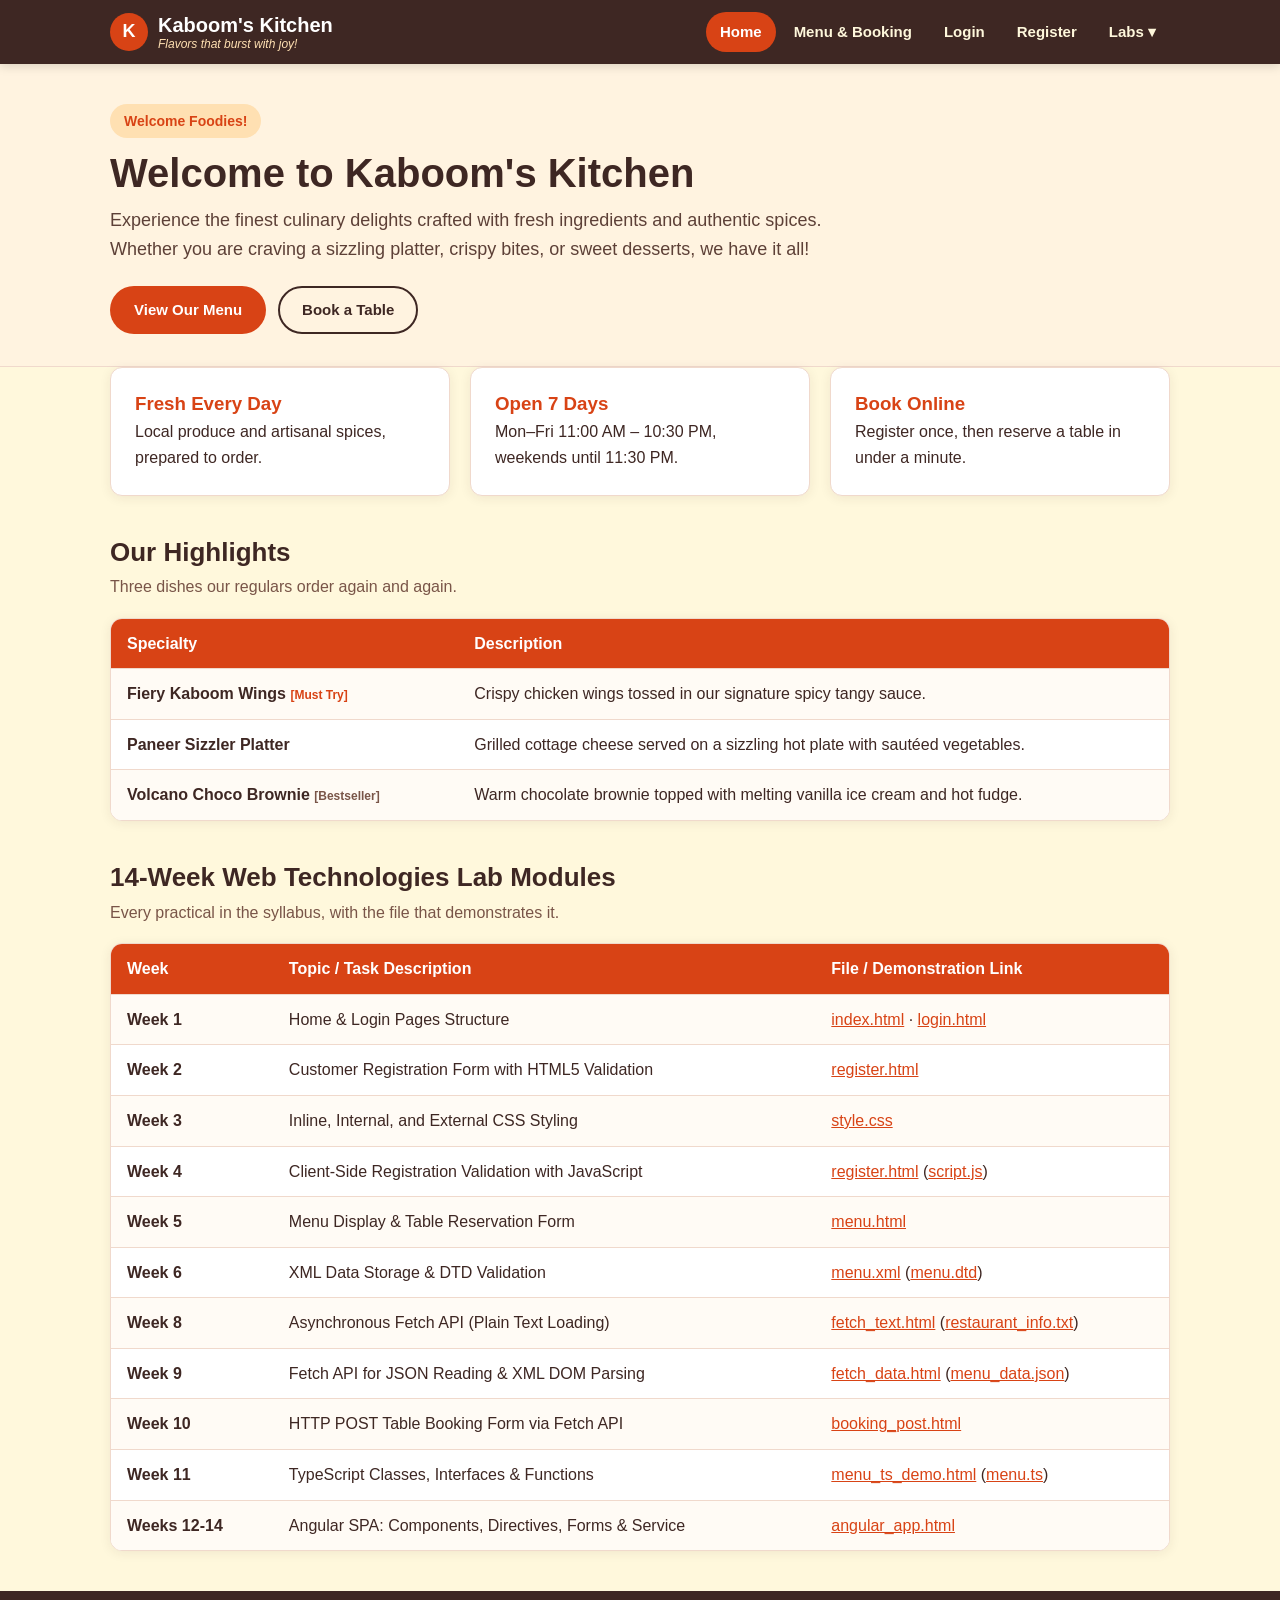
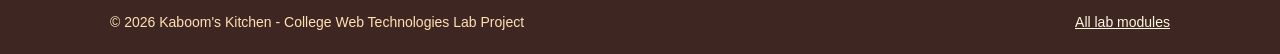
<file: index.html>
<!DOCTYPE html>
<html lang="en">
<head>
    <meta charset="UTF-8">
    <meta name="viewport" content="width=device-width, initial-scale=1.0">
    <title>Kaboom's Kitchen - Home</title>

    <!-- 1. External CSS: Linked from style.css -->
    <link rel="stylesheet" href="style.css">

    <!-- 2. Internal CSS: Page-specific styling -->
    <style>
        /* Internal CSS demonstration */
        .promo-badge {
            background-color: #FFE0B2;
            color: #D84315;
            padding: 6px 14px;
            border-radius: 20px;
            font-size: 14px;
            font-weight: bold;
            display: inline-block;
        }

        .hero-actions {
            display: flex;
            flex-wrap: wrap;
            gap: 12px;
            margin-top: 22px;
        }

        .feature h3 {
            margin: 0 0 4px;
            color: #D84315;
        }

        .feature p {
            margin: 0;
        }
    </style>
</head>
<body>
    <!-- Site Header: brand + navigation (same on every page) -->
    <header class="site-header">
        <div class="container">
            <a href="index.html" class="brand">
                <span class="brand-mark">K</span>
                <span>Kaboom's Kitchen<small>Flavors that burst with joy!</small></span>
            </a>
            <nav aria-label="Main navigation">
                <ul>
                    <li><a href="index.html" class="active-link">Home</a></li>
                    <li><a href="menu.html">Menu &amp; Booking</a></li>
                    <li><a href="login.html">Login</a></li>
                    <li><a href="register.html">Register</a></li>
                    <li>
                        <!-- Labs dropdown: <details> opens and closes without JavaScript -->
                        <details class="nav-labs">
                            <summary>Labs</summary>
                            <ul>
                                <li><a href="menu.xml"><span>W6</span>Menu XML + DTD</a></li>
                                <li><a href="fetch_text.html"><span>W8</span>Fetch Text</a></li>
                                <li><a href="fetch_data.html"><span>W9</span>Fetch JSON &amp; XML</a></li>
                                <li><a href="booking_post.html"><span>W10</span>POST Booking</a></li>
                                <li><a href="menu_ts_demo.html"><span>W11</span>TypeScript Demo</a></li>
                                <li><a href="angular_app.html"><span>W12–14</span>Angular SPA</a></li>
                            </ul>
                        </details>
                    </li>
                </ul>
            </nav>
        </div>
    </header>

    <!-- Hero Section: welcome message and call-to-action buttons -->
    <section class="page-hero">
        <div class="container">
            <div class="promo-badge">Welcome Foodies!</div>
            <h1>Welcome to Kaboom's Kitchen</h1>
            <p class="lead">Experience the finest culinary delights crafted with fresh ingredients and authentic spices. Whether you are craving a sizzling platter, crispy bites, or sweet desserts, we have it all!</p>
            <div class="hero-actions">
                <a href="menu.html" class="btn-submit">View Our Menu</a>
                <a href="menu.html#bookingSection" class="btn-reset">Book a Table</a>
            </div>
        </div>
    </section>

    <!-- Main Content Section -->
    <main class="container">

        <!-- Why visit: three feature cards -->
        <section class="section grid">
            <div class="card feature">
                <h3>Fresh Every Day</h3>
                <p>Local produce and artisanal spices, prepared to order.</p>
            </div>
            <div class="card feature">
                <h3>Open 7 Days</h3>
                <p>Mon–Fri 11:00 AM – 10:30 PM, weekends until 11:30 PM.</p>
            </div>
            <div class="card feature">
                <h3>Book Online</h3>
                <p>Register once, then reserve a table in under a minute.</p>
            </div>
        </section>

        <!-- Restaurant Highlights (External CSS applied via class .content-box) -->
        <section class="section">
            <h2>Our Highlights</h2>
            <p class="section-intro">Three dishes our regulars order again and again.</p>
            <div class="table-wrap">
                <table class="content-box">
                    <tr>
                        <th>Specialty</th>
                        <th>Description</th>
                    </tr>
                    <tr>
                        <!-- 3. Inline CSS demonstration: Highlighting chef special -->
                        <td><b>Fiery Kaboom Wings</b> <span style="color: #D84315; font-size: 12px; font-weight: bold;">[Must Try]</span></td>
                        <td>Crispy chicken wings tossed in our signature spicy tangy sauce.</td>
                    </tr>
                    <tr>
                        <td><b>Paneer Sizzler Platter</b></td>
                        <td>Grilled cottage cheese served on a sizzling hot plate with sautéed vegetables.</td>
                    </tr>
                    <tr>
                        <td><b>Volcano Choco Brownie</b> <span style="color: #795548; font-size: 12px; font-weight: bold;">[Bestseller]</span></td>
                        <td>Warm chocolate brownie topped with melting vanilla ice cream and hot fudge.</td>
                    </tr>
                </table>
            </div>
        </section>

        <!-- 14-Week Lab Syllabus Practical Modules Table -->
        <section class="section" id="labs">
            <h2>14-Week Web Technologies Lab Modules</h2>
            <p class="section-intro">Every practical in the syllabus, with the file that demonstrates it.</p>
            <div class="table-wrap">
                <table class="content-box" id="labsTable">
                    <tr>
                        <th>Week</th>
                        <th>Topic / Task Description</th>
                        <th>File / Demonstration Link</th>
                    </tr>
                    <tr>
                        <td><b>Week 1</b></td>
                        <td>Home &amp; Login Pages Structure</td>
                        <td><a href="index.html">index.html</a> · <a href="login.html">login.html</a></td>
                    </tr>
                    <tr>
                        <td><b>Week 2</b></td>
                        <td>Customer Registration Form with HTML5 Validation</td>
                        <td><a href="register.html">register.html</a></td>
                    </tr>
                    <tr>
                        <td><b>Week 3</b></td>
                        <td>Inline, Internal, and External CSS Styling</td>
                        <td><a href="style.css">style.css</a></td>
                    </tr>
                    <tr>
                        <td><b>Week 4</b></td>
                        <td>Client-Side Registration Validation with JavaScript</td>
                        <td><a href="register.html">register.html</a> (<a href="script.js">script.js</a>)</td>
                    </tr>
                    <tr>
                        <td><b>Week 5</b></td>
                        <td>Menu Display &amp; Table Reservation Form</td>
                        <td><a href="menu.html">menu.html</a></td>
                    </tr>
                    <tr>
                        <td><b>Week 6</b></td>
                        <td>XML Data Storage &amp; DTD Validation</td>
                        <td><a href="menu.xml">menu.xml</a> (<a href="menu.dtd">menu.dtd</a>)</td>
                    </tr>
                    <tr>
                        <td><b>Week 8</b></td>
                        <td>Asynchronous Fetch API (Plain Text Loading)</td>
                        <td><a href="fetch_text.html">fetch_text.html</a> (<a href="restaurant_info.txt">restaurant_info.txt</a>)</td>
                    </tr>
                    <tr>
                        <td><b>Week 9</b></td>
                        <td>Fetch API for JSON Reading &amp; XML DOM Parsing</td>
                        <td><a href="fetch_data.html">fetch_data.html</a> (<a href="menu_data.json">menu_data.json</a>)</td>
                    </tr>
                    <tr>
                        <td><b>Week 10</b></td>
                        <td>HTTP POST Table Booking Form via Fetch API</td>
                        <td><a href="booking_post.html">booking_post.html</a></td>
                    </tr>
                    <tr>
                        <td><b>Week 11</b></td>
                        <td>TypeScript Classes, Interfaces &amp; Functions</td>
                        <td><a href="menu_ts_demo.html">menu_ts_demo.html</a> (<a href="menu.ts">menu.ts</a>)</td>
                    </tr>
                    <tr>
                        <td><b>Weeks 12-14</b></td>
                        <td>Angular SPA: Components, Directives, Forms &amp; Service</td>
                        <td><a href="angular_app.html">angular_app.html</a></td>
                    </tr>
                </table>
            </div>
        </section>
    </main>

    <!-- Footer Section -->
    <footer class="site-footer">
        <div class="container">
            <p>&copy; 2026 Kaboom's Kitchen - College Web Technologies Lab Project</p>
            <p><a href="index.html#labs">All lab modules</a></p>
        </div>
    </footer>
</body>
</html>
</file>
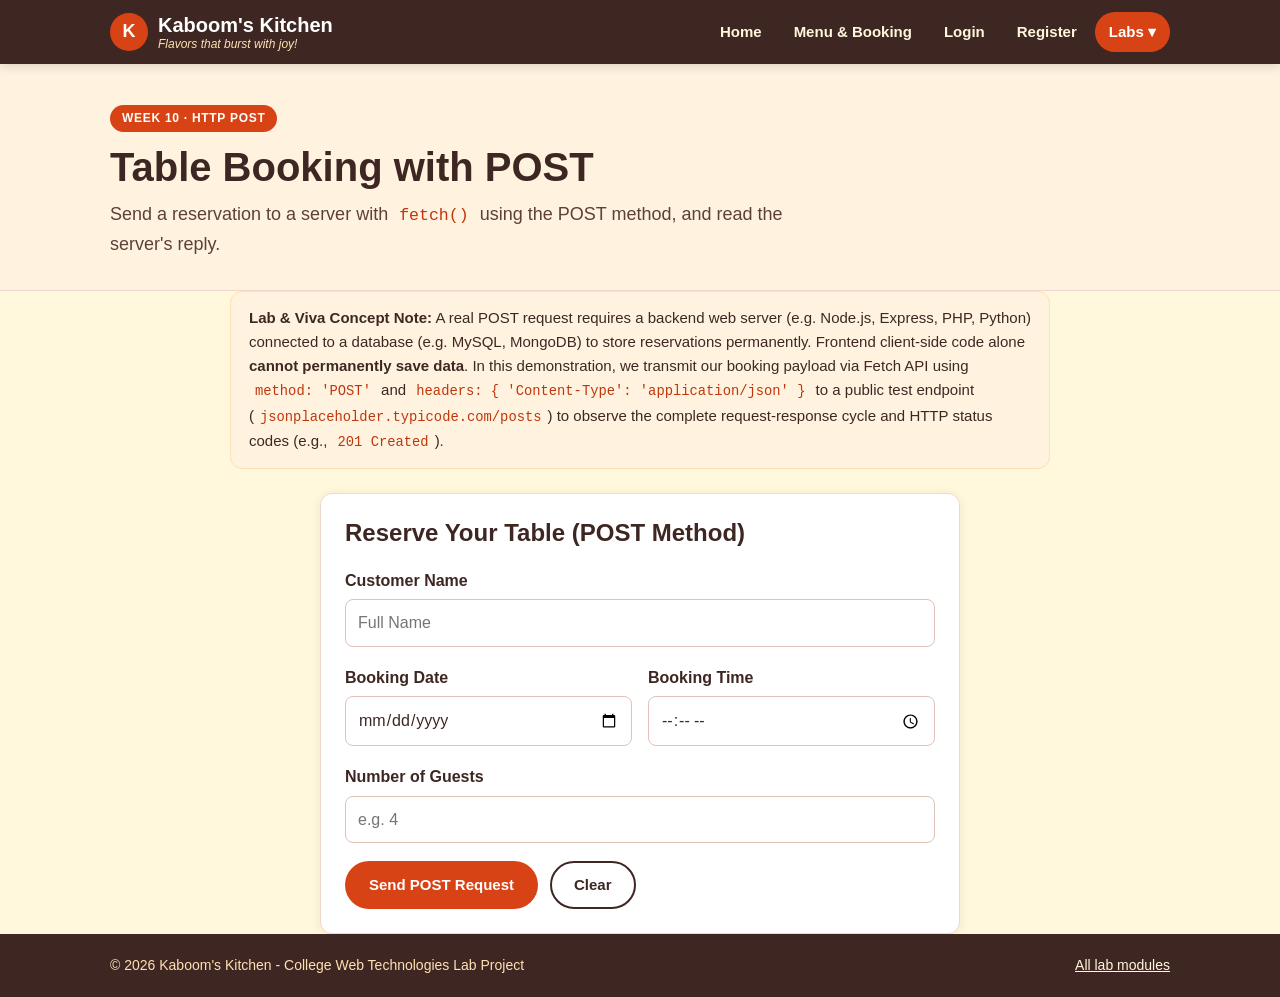
<file: booking_post.html>
<!DOCTYPE html>
<html lang="en">
<head>
    <meta charset="UTF-8">
    <meta name="viewport" content="width=device-width, initial-scale=1.0">
    <title>Kaboom's Kitchen - Week 10 POST Request Demo</title>
    <link rel="stylesheet" href="style.css">
    <style>
        .post-card {
            max-width: 640px;
            margin: 0 auto;
        }
        .info-callout {
            max-width: 820px;
            margin: 0 auto 24px;
        }
        .status-box {
            margin-top: 20px;
            padding: 14px 16px;
            border-radius: 10px;
            display: none;
            font-family: Consolas, "Courier New", monospace;
            font-size: 14px;
        }
        .status-success {
            background-color: #E8F5E9;
            border: 1px solid #4CAF50;
            color: #2E7D32;
        }
    </style>
</head>
<body>
    <!-- Site Header: brand + navigation (same on every page) -->
    <header class="site-header">
        <div class="container">
            <a href="index.html" class="brand">
                <span class="brand-mark">K</span>
                <span>Kaboom's Kitchen<small>Flavors that burst with joy!</small></span>
            </a>
            <nav aria-label="Main navigation">
                <ul>
                    <li><a href="index.html">Home</a></li>
                    <li><a href="menu.html">Menu &amp; Booking</a></li>
                    <li><a href="login.html">Login</a></li>
                    <li><a href="register.html">Register</a></li>
                    <li>
                        <!-- Labs dropdown: <details> opens and closes without JavaScript -->
                        <details class="nav-labs">
                            <summary class="active-link">Labs</summary>
                            <ul>
                                <li><a href="menu.xml"><span>W6</span>Menu XML + DTD</a></li>
                                <li><a href="fetch_text.html"><span>W8</span>Fetch Text</a></li>
                                <li><a href="fetch_data.html"><span>W9</span>Fetch JSON &amp; XML</a></li>
                                <li><a href="booking_post.html" class="active-link"><span>W10</span>POST Booking</a></li>
                                <li><a href="menu_ts_demo.html"><span>W11</span>TypeScript Demo</a></li>
                                <li><a href="angular_app.html"><span>W12–14</span>Angular SPA</a></li>
                            </ul>
                        </details>
                    </li>
                </ul>
            </nav>
        </div>
    </header>

    <section class="page-hero">
        <div class="container">
            <span class="badge">Week 10 · HTTP POST</span>
            <h1>Table Booking with POST</h1>
            <p class="lead">Send a reservation to a server with <code>fetch()</code> using the POST method, and read the server's reply.</p>
        </div>
    </section>

    <main class="container">
        <!-- Academic / Exam Explanation -->
        <div class="callout info-callout">
            <b>Lab &amp; Viva Concept Note:</b>
            A real POST request requires a backend web server (e.g. Node.js, Express, PHP, Python) connected to a database (e.g. MySQL, MongoDB) to store reservations permanently.
            Frontend client-side code alone <b>cannot permanently save data</b>. In this demonstration, we transmit our booking payload via Fetch API using <code>method: 'POST'</code> and <code>headers: { 'Content-Type': 'application/json' }</code> to a public test endpoint (<code>jsonplaceholder.typicode.com/posts</code>) to observe the complete request-response cycle and HTTP status codes (e.g., <code>201 Created</code>).
        </div>

        <!-- Booking Form -->
        <div class="card post-card">
            <h2>Reserve Your Table (POST Method)</h2>
            <form id="postBookingForm" onsubmit="submitBookingViaPost(event)">
                <!-- Customer Name -->
                <div class="field">
                    <label for="postCustName">Customer Name</label>
                    <input type="text" id="postCustName" name="custName" placeholder="Full Name" required>
                </div>

                <!-- Booking Date + Time -->
                <div class="field-row">
                    <div class="field">
                        <label for="postBookDate">Booking Date</label>
                        <input type="date" id="postBookDate" name="bookDate" required>
                    </div>
                    <div class="field">
                        <label for="postBookTime">Booking Time</label>
                        <input type="time" id="postBookTime" name="bookTime" required>
                    </div>
                </div>

                <!-- Number of Guests -->
                <div class="field">
                    <label for="postGuestCount">Number of Guests</label>
                    <input type="number" id="postGuestCount" name="guestCount" min="1" max="20" placeholder="e.g. 4" required>
                </div>

                <!-- Submit / Reset -->
                <div class="form-actions">
                    <input type="submit" value="Send POST Request" class="btn-submit">
                    <input type="reset" value="Clear" class="btn-reset">
                </div>
            </form>

            <!-- Status Output Box -->
            <div id="postStatusBox" class="status-box"></div>
        </div>
    </main>

    <!-- Footer Section -->
    <footer class="site-footer">
        <div class="container">
            <p>&copy; 2026 Kaboom's Kitchen - College Web Technologies Lab Project</p>
            <p><a href="index.html#labs">All lab modules</a></p>
        </div>
    </footer>

    <script>
        // WEEK 10: Sending Table Booking data via Fetch POST
        function submitBookingViaPost(e) {
            e.preventDefault();

            var statusBox = document.getElementById("postStatusBox");
            statusBox.style.display = "block";
            statusBox.className = "status-box";
            statusBox.innerText = "Dispatching HTTP POST request to test endpoint...";

            // 1. Gather form input into a structured JavaScript object
            var bookingData = {
                customerName: document.getElementById("postCustName").value.trim(),
                bookingDate: document.getElementById("postBookDate").value,
                bookingTime: document.getElementById("postBookTime").value,
                numberOfGuests: parseInt(document.getElementById("postGuestCount").value, 10),
                restaurant: "Kaboom's Kitchen"
            };

            // 2. Transmit via Fetch API using POST method
            fetch("https://jsonplaceholder.typicode.com/posts", {
                method: "POST",
                headers: {
                    "Content-Type": "application/json; charset=UTF-8"
                },
                body: JSON.stringify(bookingData) // Convert object to JSON string
            })
            .then(function(response) {
                // Check response status
                if (!response.ok) {
                    throw new Error("Server responded with HTTP " + response.status);
                }
                return response.json();
            })
            .then(function(data) {
                // 3. Display response confirmation
                statusBox.className = "status-box status-success";
                statusBox.innerHTML = "<b>HTTP POST Response Received Successfully!</b><br><br>" +
                    "&bull; HTTP Status Code: <b>201 Created</b><br>" +
                    "&bull; Generated Reservation ID: <b>#" + data.id + "</b><br>" +
                    "&bull; Customer: <b>" + data.customerName + "</b><br>" +
                    "&bull; Date & Time: <b>" + data.bookingDate + " at " + data.bookingTime + "</b><br>" +
                    "&bull; Guests: <b>" + data.numberOfGuests + "</b><br><br>" +
                    "<i>(Note: Test server accepted the payload and simulated saving the record.)</i>";
            })
            .catch(function(error) {
                // Fallback for offline environments
                statusBox.className = "status-box";
                statusBox.style.backgroundColor = "#FFF9C4";
                statusBox.style.border = "1px solid #FBC02D";
                statusBox.innerHTML = "<b>Network note:</b> Unable to reach remote mock server (" + error.message + ").<br>" +
                    "However, local POST payload was verified correctly:<br><pre>" + JSON.stringify(bookingData, null, 2) + "</pre>";
            });
        }
    </script>
</body>
</html>
</file>
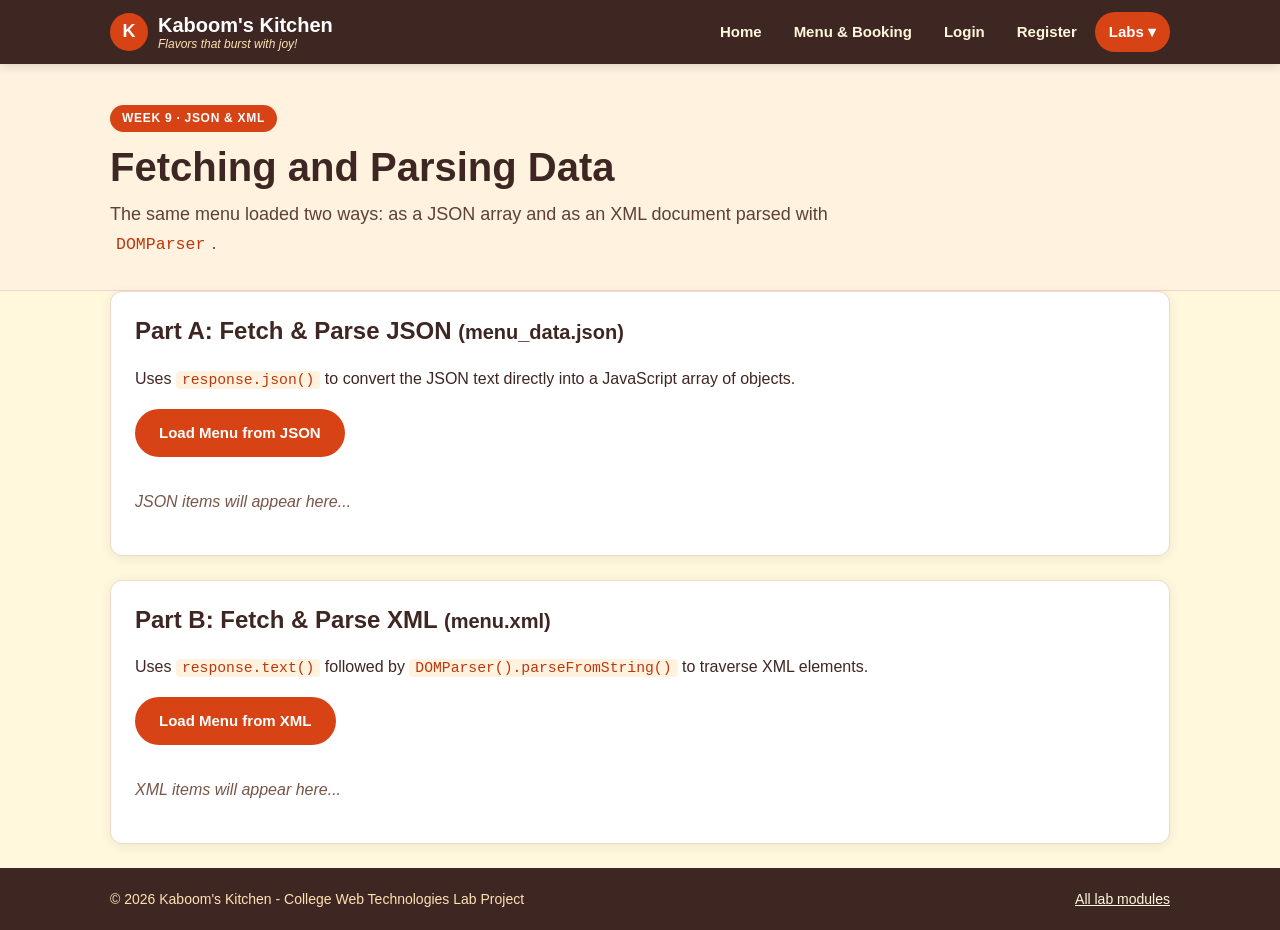
<file: fetch_data.html>
<!DOCTYPE html>
<html lang="en">
<head>
    <meta charset="UTF-8">
    <meta name="viewport" content="width=device-width, initial-scale=1.0">
    <title>Kaboom's Kitchen - Week 9 JSON & XML Fetch</title>
    <link rel="stylesheet" href="style.css">
    <style>
        #jsonContainer,
        #xmlContainer {
            margin-top: 16px;
            overflow-x: auto;
        }
        .placeholder {
            color: #795548;
            font-style: italic;
        }
        .data-table {
            width: 100%;
            border-collapse: collapse;
            background-color: #FFFFFF;
            border: 1px solid #F0D9CC;
        }
        .data-table th, .data-table td {
            border-top: 1px solid #F0D9CC;
            padding: 10px 12px;
            text-align: left;
        }
        .data-table th {
            background-color: #D84315;
            color: #FFFFFF;
        }
    </style>
</head>
<body>
    <!-- Site Header: brand + navigation (same on every page) -->
    <header class="site-header">
        <div class="container">
            <a href="index.html" class="brand">
                <span class="brand-mark">K</span>
                <span>Kaboom's Kitchen<small>Flavors that burst with joy!</small></span>
            </a>
            <nav aria-label="Main navigation">
                <ul>
                    <li><a href="index.html">Home</a></li>
                    <li><a href="menu.html">Menu &amp; Booking</a></li>
                    <li><a href="login.html">Login</a></li>
                    <li><a href="register.html">Register</a></li>
                    <li>
                        <!-- Labs dropdown: <details> opens and closes without JavaScript -->
                        <details class="nav-labs">
                            <summary class="active-link">Labs</summary>
                            <ul>
                                <li><a href="menu.xml"><span>W6</span>Menu XML + DTD</a></li>
                                <li><a href="fetch_text.html"><span>W8</span>Fetch Text</a></li>
                                <li><a href="fetch_data.html" class="active-link"><span>W9</span>Fetch JSON &amp; XML</a></li>
                                <li><a href="booking_post.html"><span>W10</span>POST Booking</a></li>
                                <li><a href="menu_ts_demo.html"><span>W11</span>TypeScript Demo</a></li>
                                <li><a href="angular_app.html"><span>W12–14</span>Angular SPA</a></li>
                            </ul>
                        </details>
                    </li>
                </ul>
            </nav>
        </div>
    </header>

    <section class="page-hero">
        <div class="container">
            <span class="badge">Week 9 · JSON &amp; XML</span>
            <h1>Fetching and Parsing Data</h1>
            <p class="lead">The same menu loaded two ways: as a JSON array and as an XML document parsed with <code>DOMParser</code>.</p>
        </div>
    </section>

    <main class="container">
        <!-- Section 1: Fetching and Parsing JSON -->
        <div class="card">
            <h2>Part A: Fetch &amp; Parse JSON <small>(menu_data.json)</small></h2>
            <p>Uses <code>response.json()</code> to convert the JSON text directly into a JavaScript array of objects.</p>
            <button onclick="fetchJsonData()" class="btn-submit">Load Menu from JSON</button>

            <div id="jsonContainer">
                <p class="placeholder">JSON items will appear here...</p>
            </div>
        </div>

        <!-- Section 2: Fetching and Parsing XML -->
        <div class="card">
            <h2>Part B: Fetch &amp; Parse XML <small>(menu.xml)</small></h2>
            <p>Uses <code>response.text()</code> followed by <code>DOMParser().parseFromString()</code> to traverse XML elements.</p>
            <button onclick="fetchXmlData()" class="btn-submit">Load Menu from XML</button>

            <div id="xmlContainer">
                <p class="placeholder">XML items will appear here...</p>
            </div>
        </div>
    </main>

    <!-- Footer Section -->
    <footer class="site-footer">
        <div class="container">
            <p>&copy; 2026 Kaboom's Kitchen - College Web Technologies Lab Project</p>
            <p><a href="index.html#labs">All lab modules</a></p>
        </div>
    </footer>

    <script>
        // ==========================================
        // Part A: Fetching and Displaying JSON
        // ==========================================
        function fetchJsonData() {
            var container = document.getElementById("jsonContainer");
            container.innerHTML = "<p>Loading JSON data...</p>";

            fetch("menu_data.json")
                .then(function(response) {
                    if (!response.ok) throw new Error("HTTP error " + response.status);
                    return response.json(); // Parse response as JSON
                })
                .then(function(items) {
                    var html = "<table class='data-table'>";
                    html += "<tr><th>ID</th><th>Name</th><th>Category</th><th>Price</th><th>Description</th></tr>";

                    // Loop through array of JSON objects
                    items.forEach(function(item) {
                        html += "<tr>";
                        html += "<td>" + item.id + "</td>";
                        html += "<td><b>" + item.name + "</b></td>";
                        html += "<td>" + item.category + "</td>";
                        html += "<td style='color: #BF360C; font-weight: bold;'>" + item.price + "</td>";
                        html += "<td>" + item.description + "</td>";
                        html += "</tr>";
                    });

                    html += "</table>";
                    container.innerHTML = html;
                })
                .catch(function(err) {
                    container.innerHTML = "<span style='color: #C62828;'>Error fetching JSON: " + err.message + "</span>";
                });
        }

        // ==========================================
        // Part B: Fetching and Parsing XML with DOMParser
        // ==========================================
        function fetchXmlData() {
            var container = document.getElementById("xmlContainer");
            container.innerHTML = "<p>Loading XML data...</p>";

            fetch("menu.xml")
                .then(function(response) {
                    if (!response.ok) throw new Error("HTTP error " + response.status);
                    return response.text(); // Read XML as raw text string
                })
                .then(function(xmlString) {
                    // 1. Create a DOMParser object
                    var parser = new DOMParser();
                    // 2. Parse text into an XML DOM document
                    var xmlDoc = parser.parseFromString(xmlString, "text/xml");

                    // 3. Extract items using getElementsByTagName
                    var itemNodes = xmlDoc.getElementsByTagName("item");

                    var html = "<table class='data-table'>";
                    html += "<tr><th>XML ID</th><th>Name</th><th>Category</th><th>Price</th><th>Description</th></tr>";

                    for (var i = 0; i < itemNodes.length; i++) {
                        var id = itemNodes[i].getAttribute("id");
                        var name = itemNodes[i].getElementsByTagName("name")[0].textContent;
                        var category = itemNodes[i].getElementsByTagName("category")[0].textContent;
                        var price = itemNodes[i].getElementsByTagName("price")[0].textContent;
                        var desc = itemNodes[i].getElementsByTagName("description")[0].textContent;

                        html += "<tr>";
                        html += "<td>" + id + "</td>";
                        html += "<td><b>" + name + "</b></td>";
                        html += "<td>" + category + "</td>";
                        html += "<td style='color: #BF360C; font-weight: bold;'>" + price + "</td>";
                        html += "<td>" + desc + "</td>";
                        html += "</tr>";
                    }

                    html += "</table>";
                    container.innerHTML = html;
                })
                .catch(function(err) {
                    container.innerHTML = "<span style='color: #C62828;'>Error fetching XML: " + err.message + "</span>";
                });
        }
    </script>
</body>
</html>
</file>
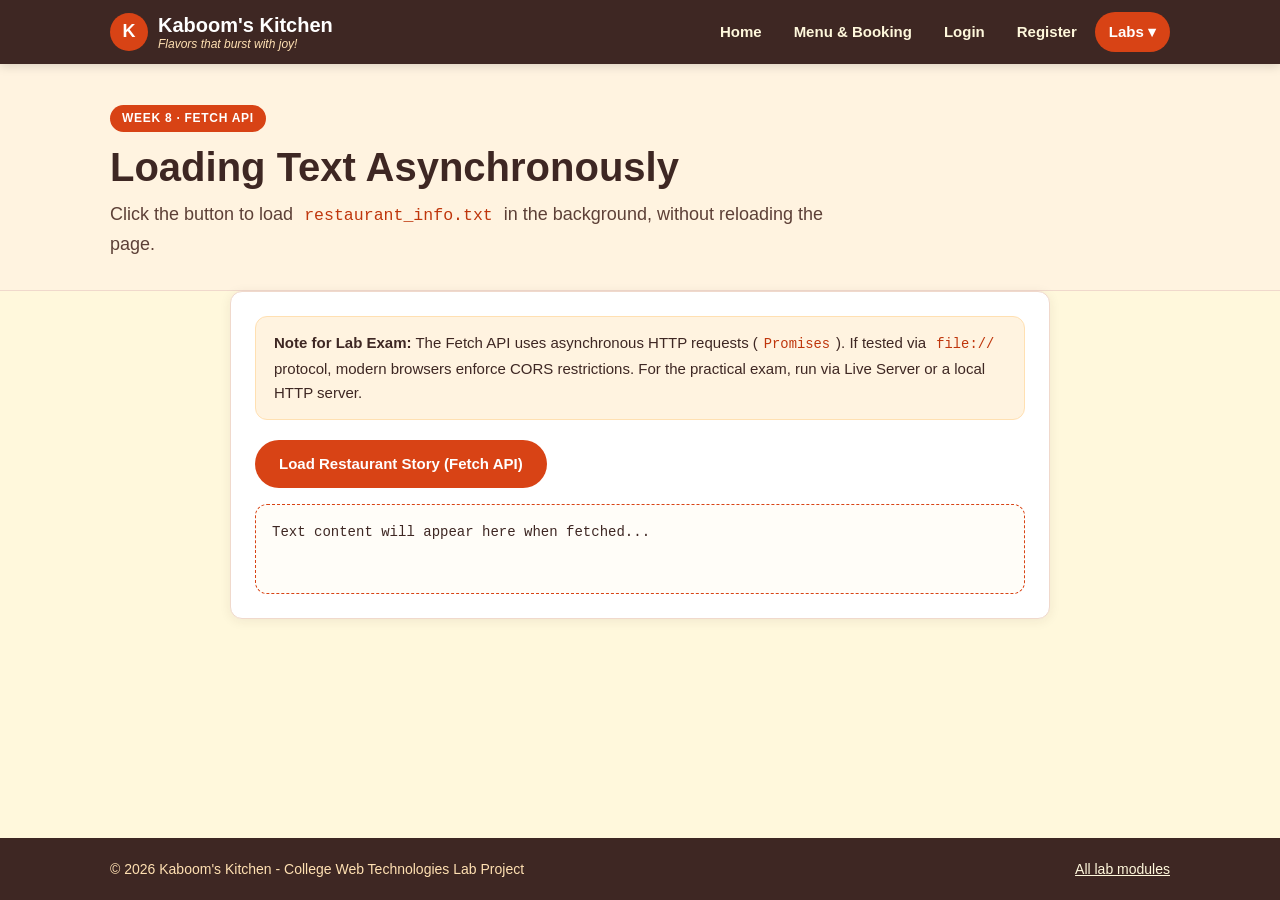
<file: fetch_text.html>
<!DOCTYPE html>
<html lang="en">
<head>
    <meta charset="UTF-8">
    <meta name="viewport" content="width=device-width, initial-scale=1.0">
    <title>Kaboom's Kitchen - Week 8 Fetch Text Demo</title>
    <link rel="stylesheet" href="style.css">
    <style>
        .demo-card {
            max-width: 820px;
            margin: 0 auto;
        }
    </style>
</head>
<body>
    <!-- Site Header: brand + navigation (same on every page) -->
    <header class="site-header">
        <div class="container">
            <a href="index.html" class="brand">
                <span class="brand-mark">K</span>
                <span>Kaboom's Kitchen<small>Flavors that burst with joy!</small></span>
            </a>
            <nav aria-label="Main navigation">
                <ul>
                    <li><a href="index.html">Home</a></li>
                    <li><a href="menu.html">Menu &amp; Booking</a></li>
                    <li><a href="login.html">Login</a></li>
                    <li><a href="register.html">Register</a></li>
                    <li>
                        <!-- Labs dropdown: <details> opens and closes without JavaScript -->
                        <details class="nav-labs">
                            <summary class="active-link">Labs</summary>
                            <ul>
                                <li><a href="menu.xml"><span>W6</span>Menu XML + DTD</a></li>
                                <li><a href="fetch_text.html" class="active-link"><span>W8</span>Fetch Text</a></li>
                                <li><a href="fetch_data.html"><span>W9</span>Fetch JSON &amp; XML</a></li>
                                <li><a href="booking_post.html"><span>W10</span>POST Booking</a></li>
                                <li><a href="menu_ts_demo.html"><span>W11</span>TypeScript Demo</a></li>
                                <li><a href="angular_app.html"><span>W12–14</span>Angular SPA</a></li>
                            </ul>
                        </details>
                    </li>
                </ul>
            </nav>
        </div>
    </header>

    <section class="page-hero">
        <div class="container">
            <span class="badge">Week 8 · Fetch API</span>
            <h1>Loading Text Asynchronously</h1>
            <p class="lead">Click the button to load <code>restaurant_info.txt</code> in the background, without reloading the page.</p>
        </div>
    </section>

    <main class="container">
        <div class="card demo-card">
            <div class="callout">
                <b>Note for Lab Exam:</b> The Fetch API uses asynchronous HTTP requests (<code>Promises</code>). If tested via <code>file://</code> protocol, modern browsers enforce CORS restrictions. For the practical exam, run via Live Server or a local HTTP server.
            </div>

            <button onclick="loadRestaurantInfo()" class="btn-submit">
                Load Restaurant Story (Fetch API)
            </button>

            <div id="outputDisplay" class="output-box">Text content will appear here when fetched...</div>
        </div>
    </main>

    <!-- Footer Section -->
    <footer class="site-footer">
        <div class="container">
            <p>&copy; 2026 Kaboom's Kitchen - College Web Technologies Lab Project</p>
            <p><a href="index.html#labs">All lab modules</a></p>
        </div>
    </footer>

    <script>
        // WEEK 8: Basic Fetch API demonstration for loading local text
        function loadRestaurantInfo() {
            var display = document.getElementById("outputDisplay");
            display.innerText = "Fetching data asynchronously from restaurant_info.txt...";

            // 1. Initiate asynchronous GET request
            fetch("restaurant_info.txt")
                .then(function(response) {
                    // 2. Check if the HTTP response status is OK (200)
                    if (!response.ok) {
                        throw new Error("HTTP error! Status: " + response.status);
                    }
                    // 3. Parse the body as plain text
                    return response.text();
                })
                .then(function(data) {
                    // 4. Update the DOM with the received text
                    display.innerText = data;
                })
                .catch(function(error) {
                    // 5. Handle any errors during fetch
                    display.innerHTML = "<span style='color: #C62828;'><b>Error loading file:</b> " + error.message +
                                        "<br><br><i>Tip: Open with Live Server (http://localhost:...) to allow local fetch requests.</i></span>";
                });
        }
    </script>
</body>
</html>
</file>
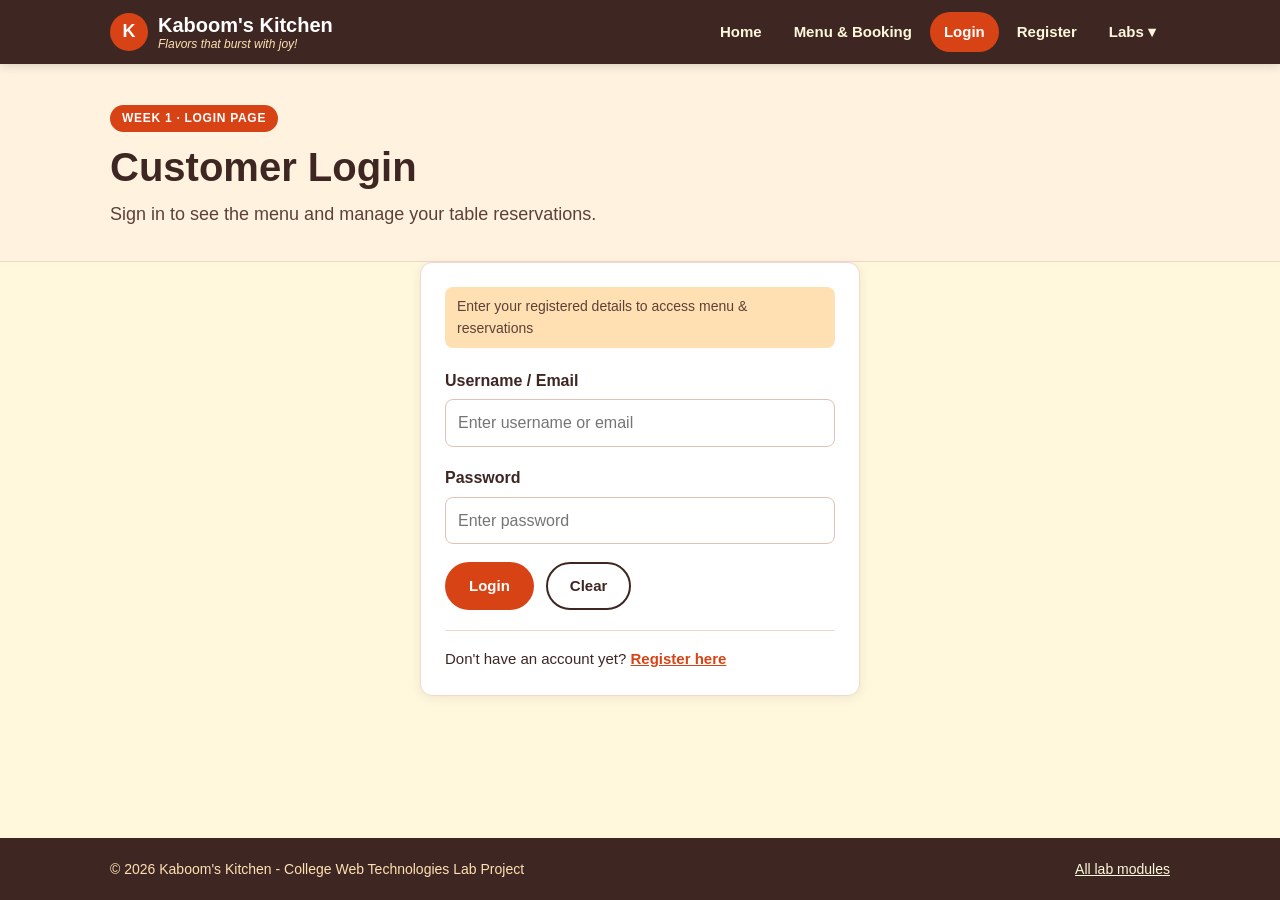
<file: login.html>
<!DOCTYPE html>
<html lang="en">
<head>
    <meta charset="UTF-8">
    <meta name="viewport" content="width=device-width, initial-scale=1.0">
    <title>Kaboom's Kitchen - Login</title>

    <!-- 1. External CSS: Linked from shared style.css -->
    <link rel="stylesheet" href="style.css">

    <!-- 2. Internal CSS: Page-specific styling for login -->
    <style>
        /* Internal CSS demonstration */
        .login-note {
            background-color: #FFE0B2;
            padding: 8px 12px;
            border-radius: 8px;
            font-size: 14px;
            color: #5D4037;
            margin: 0 0 20px;
        }

        .auth-card {
            max-width: 440px;
        }
    </style>
</head>
<body>
    <!-- Site Header: brand + navigation (same on every page) -->
    <header class="site-header">
        <div class="container">
            <a href="index.html" class="brand">
                <span class="brand-mark">K</span>
                <span>Kaboom's Kitchen<small>Flavors that burst with joy!</small></span>
            </a>
            <nav aria-label="Main navigation">
                <ul>
                    <li><a href="index.html">Home</a></li>
                    <li><a href="menu.html">Menu &amp; Booking</a></li>
                    <li><a href="login.html" class="active-link">Login</a></li>
                    <li><a href="register.html">Register</a></li>
                    <li>
                        <!-- Labs dropdown: <details> opens and closes without JavaScript -->
                        <details class="nav-labs">
                            <summary>Labs</summary>
                            <ul>
                                <li><a href="menu.xml"><span>W6</span>Menu XML + DTD</a></li>
                                <li><a href="fetch_text.html"><span>W8</span>Fetch Text</a></li>
                                <li><a href="fetch_data.html"><span>W9</span>Fetch JSON &amp; XML</a></li>
                                <li><a href="booking_post.html"><span>W10</span>POST Booking</a></li>
                                <li><a href="menu_ts_demo.html"><span>W11</span>TypeScript Demo</a></li>
                                <li><a href="angular_app.html"><span>W12–14</span>Angular SPA</a></li>
                            </ul>
                        </details>
                    </li>
                </ul>
            </nav>
        </div>
    </header>

    <section class="page-hero">
        <div class="container">
            <span class="badge">Week 1 · Login page</span>
            <h1>Customer Login</h1>
            <p class="lead">Sign in to see the menu and manage your table reservations.</p>
        </div>
    </section>

    <!-- Main Content Section: Login Form -->
    <main class="container">
        <div class="card form-card auth-card">
            <p class="login-note">Enter your registered details to access menu &amp; reservations</p>

            <form action="#" method="get">
                <div class="field">
                    <label for="username">Username / Email</label>
                    <input type="text" id="username" name="username" placeholder="Enter username or email" required>
                </div>

                <div class="field">
                    <label for="password">Password</label>
                    <input type="password" id="password" name="password" placeholder="Enter password" required>
                </div>

                <div class="form-actions">
                    <input type="submit" value="Login" class="btn-submit">
                    <input type="reset" value="Clear" class="btn-reset">
                </div>
            </form>

            <!-- 3. Inline CSS demonstration: Direct styling on link and text -->
            <p class="form-footer">
                Don't have an account yet?
                <a href="register.html" style="color: #D84315; font-weight: bold; text-decoration: underline;">Register here</a>
            </p>
        </div>
    </main>

    <!-- Footer Section -->
    <footer class="site-footer">
        <div class="container">
            <p>&copy; 2026 Kaboom's Kitchen - College Web Technologies Lab Project</p>
            <p><a href="index.html#labs">All lab modules</a></p>
        </div>
    </footer>
</body>
</html>
</file>
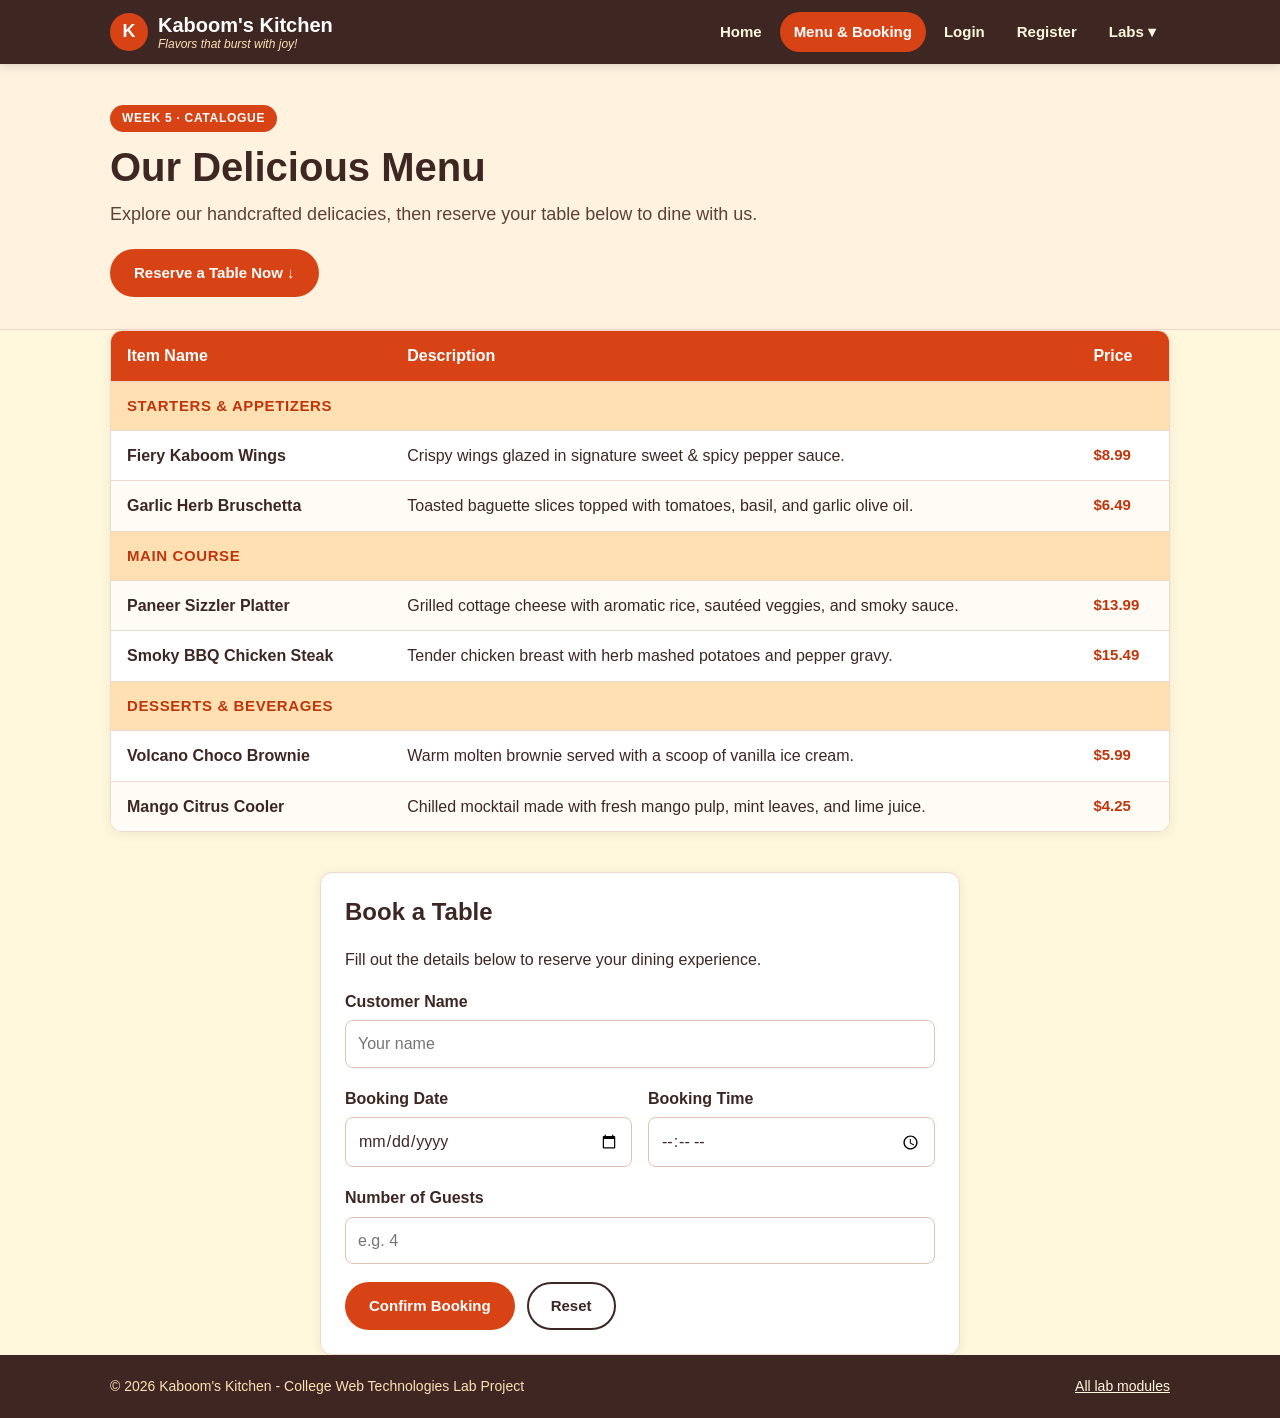
<file: menu.html>
<!DOCTYPE html>
<html lang="en">
<head>
    <meta charset="UTF-8">
    <meta name="viewport" content="width=device-width, initial-scale=1.0">
    <title>Kaboom's Kitchen - Menu & Table Booking</title>
    <!-- External CSS -->
    <link rel="stylesheet" href="style.css">
    <style>
        .content-box tr td.category-header {
            background-color: #FFE0B2;
            color: #BF360C;
            font-size: 15px;
            font-weight: bold;
            letter-spacing: 0.04em;
            text-transform: uppercase;
        }
        .price-tag {
            color: #BF360C;
            font-weight: bold;
            font-size: 15px;
            white-space: nowrap;
        }
        .book-section {
            max-width: 640px;
            margin: 0 auto;
            /* keeps the form clear of the sticky header after scrollIntoView() */
            scroll-margin-top: 90px;
        }
    </style>
</head>
<body>
    <!-- Site Header: brand + navigation (same on every page) -->
    <header class="site-header">
        <div class="container">
            <a href="index.html" class="brand">
                <span class="brand-mark">K</span>
                <span>Kaboom's Kitchen<small>Flavors that burst with joy!</small></span>
            </a>
            <nav aria-label="Main navigation">
                <ul>
                    <li><a href="index.html">Home</a></li>
                    <li><a href="menu.html" class="active-link">Menu &amp; Booking</a></li>
                    <li><a href="login.html">Login</a></li>
                    <li><a href="register.html">Register</a></li>
                    <li>
                        <!-- Labs dropdown: <details> opens and closes without JavaScript -->
                        <details class="nav-labs">
                            <summary>Labs</summary>
                            <ul>
                                <li><a href="menu.xml"><span>W6</span>Menu XML + DTD</a></li>
                                <li><a href="fetch_text.html"><span>W8</span>Fetch Text</a></li>
                                <li><a href="fetch_data.html"><span>W9</span>Fetch JSON &amp; XML</a></li>
                                <li><a href="booking_post.html"><span>W10</span>POST Booking</a></li>
                                <li><a href="menu_ts_demo.html"><span>W11</span>TypeScript Demo</a></li>
                                <li><a href="angular_app.html"><span>W12–14</span>Angular SPA</a></li>
                            </ul>
                        </details>
                    </li>
                </ul>
            </nav>
        </div>
    </header>

    <section class="page-hero">
        <div class="container">
            <span class="badge">Week 5 · Catalogue</span>
            <h1>Our Delicious Menu</h1>
            <p class="lead">Explore our handcrafted delicacies, then reserve your table below to dine with us.</p>
            <p style="margin: 20px 0 0;">
                <button onclick="scrollToBooking()" class="btn-submit">Reserve a Table Now &darr;</button>
            </p>
        </div>
    </section>

    <main class="container">
        <!-- Menu Table -->
        <section class="section">
            <div class="table-wrap">
                <table class="content-box">
                    <tr>
                        <th>Item Name</th>
                        <th>Description</th>
                        <th>Price</th>
                    </tr>

                    <!-- Starters -->
                    <tr>
                        <td colspan="3" class="category-header">Starters &amp; Appetizers</td>
                    </tr>
                    <tr>
                        <td><b>Fiery Kaboom Wings</b></td>
                        <td>Crispy wings glazed in signature sweet &amp; spicy pepper sauce.</td>
                        <td class="price-tag">$8.99</td>
                    </tr>
                    <tr>
                        <td><b>Garlic Herb Bruschetta</b></td>
                        <td>Toasted baguette slices topped with tomatoes, basil, and garlic olive oil.</td>
                        <td class="price-tag">$6.49</td>
                    </tr>

                    <!-- Main Course -->
                    <tr>
                        <td colspan="3" class="category-header">Main Course</td>
                    </tr>
                    <tr>
                        <td><b>Paneer Sizzler Platter</b></td>
                        <td>Grilled cottage cheese with aromatic rice, sautéed veggies, and smoky sauce.</td>
                        <td class="price-tag">$13.99</td>
                    </tr>
                    <tr>
                        <td><b>Smoky BBQ Chicken Steak</b></td>
                        <td>Tender chicken breast with herb mashed potatoes and pepper gravy.</td>
                        <td class="price-tag">$15.49</td>
                    </tr>

                    <!-- Desserts -->
                    <tr>
                        <td colspan="3" class="category-header">Desserts &amp; Beverages</td>
                    </tr>
                    <tr>
                        <td><b>Volcano Choco Brownie</b></td>
                        <td>Warm molten brownie served with a scoop of vanilla ice cream.</td>
                        <td class="price-tag">$5.99</td>
                    </tr>
                    <tr>
                        <td><b>Mango Citrus Cooler</b></td>
                        <td>Chilled mocktail made with fresh mango pulp, mint leaves, and lime juice.</td>
                        <td class="price-tag">$4.25</td>
                    </tr>
                </table>
            </div>
        </section>

        <!-- WEEK 5: Table Booking Form Section -->
        <section id="bookingSection" class="card book-section">
            <h2>Book a Table</h2>
            <p>Fill out the details below to reserve your dining experience.</p>

            <form id="bookingForm" onsubmit="return handleBooking(event)">
                <!-- Customer Name -->
                <div class="field">
                    <label for="custName">Customer Name</label>
                    <input type="text" id="custName" name="custName" placeholder="Your name" required>
                </div>

                <!-- Booking Date + Time -->
                <div class="field-row">
                    <div class="field">
                        <label for="bookDate">Booking Date</label>
                        <input type="date" id="bookDate" name="bookDate" required>
                    </div>
                    <div class="field">
                        <label for="bookTime">Booking Time</label>
                        <input type="time" id="bookTime" name="bookTime" required>
                    </div>
                </div>

                <!-- Number of Guests -->
                <div class="field">
                    <label for="guestCount">Number of Guests</label>
                    <input type="number" id="guestCount" name="guestCount" min="1" max="20" placeholder="e.g. 4" required>
                </div>

                <!-- Submit / Reset -->
                <div class="form-actions">
                    <input type="submit" value="Confirm Booking" class="btn-submit">
                    <input type="reset" value="Reset" class="btn-reset">
                </div>
            </form>
        </section>
    </main>

    <!-- Footer Section -->
    <footer class="site-footer">
        <div class="container">
            <p>&copy; 2026 Kaboom's Kitchen - College Web Technologies Lab Project</p>
            <p><a href="index.html#labs">All lab modules</a></p>
        </div>
    </footer>

    <!-- Basic JavaScript for Week 5 -->
    <script>
        // Smooth scroll to booking section
        function scrollToBooking() {
            var section = document.getElementById("bookingSection");
            section.scrollIntoView({ behavior: "smooth" });
            document.getElementById("custName").focus();
        }

        // Handle table reservation submission
        function handleBooking(e) {
            e.preventDefault(); // Prevent standard page reload for lab demo

            var name = document.getElementById("custName").value.trim();
            var date = document.getElementById("bookDate").value;
            var time = document.getElementById("bookTime").value;
            var guests = document.getElementById("guestCount").value;

            if (name === "" || date === "" || time === "" || guests === "") {
                alert("Please fill in all booking fields!");
                return false;
            }

            alert("Table Reserved Successfully!\n" +
                  "Name: " + name + "\n" +
                  "Date: " + date + "\n" +
                  "Time: " + time + "\n" +
                  "Guests: " + guests + "\n\n" +
                  "We look forward to serving you at Kaboom's Kitchen!");

            document.getElementById("bookingForm").reset();
            return true;
        }
    </script>
</body>
</html>
</file>
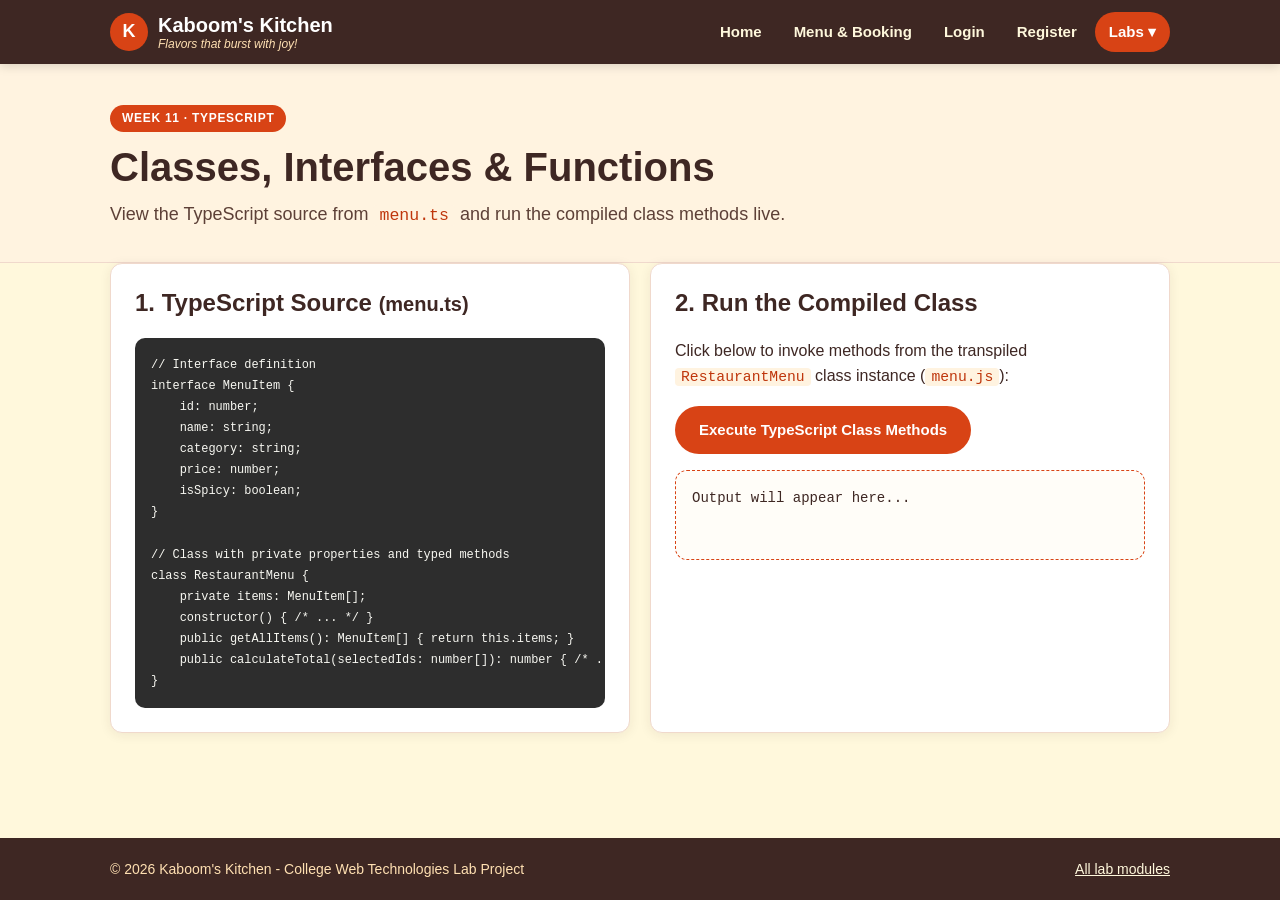
<file: menu_ts_demo.html>
<!DOCTYPE html>
<html lang="en">
<head>
    <meta charset="UTF-8">
    <meta name="viewport" content="width=device-width, initial-scale=1.0">
    <title>Kaboom's Kitchen - Week 11 TypeScript Demo</title>
    <link rel="stylesheet" href="style.css">
    <style>
        .ts-box {
            margin-bottom: 0;
        }
        pre {
            background-color: #2D2D2D;
            color: #F8F8F2;
            padding: 16px;
            border-radius: 10px;
            overflow-x: auto;
            font-size: 13px;
            margin: 0;
        }
        pre code {
            background: none;
            color: inherit;
            padding: 0;
        }
        #tsOutput p {
            margin: 0 0 8px;
        }
    </style>
</head>
<body>
    <!-- Site Header: brand + navigation (same on every page) -->
    <header class="site-header">
        <div class="container">
            <a href="index.html" class="brand">
                <span class="brand-mark">K</span>
                <span>Kaboom's Kitchen<small>Flavors that burst with joy!</small></span>
            </a>
            <nav aria-label="Main navigation">
                <ul>
                    <li><a href="index.html">Home</a></li>
                    <li><a href="menu.html">Menu &amp; Booking</a></li>
                    <li><a href="login.html">Login</a></li>
                    <li><a href="register.html">Register</a></li>
                    <li>
                        <!-- Labs dropdown: <details> opens and closes without JavaScript -->
                        <details class="nav-labs">
                            <summary class="active-link">Labs</summary>
                            <ul>
                                <li><a href="menu.xml"><span>W6</span>Menu XML + DTD</a></li>
                                <li><a href="fetch_text.html"><span>W8</span>Fetch Text</a></li>
                                <li><a href="fetch_data.html"><span>W9</span>Fetch JSON &amp; XML</a></li>
                                <li><a href="booking_post.html"><span>W10</span>POST Booking</a></li>
                                <li><a href="menu_ts_demo.html" class="active-link"><span>W11</span>TypeScript Demo</a></li>
                                <li><a href="angular_app.html"><span>W12–14</span>Angular SPA</a></li>
                            </ul>
                        </details>
                    </li>
                </ul>
            </nav>
        </div>
    </header>

    <section class="page-hero">
        <div class="container">
            <span class="badge">Week 11 · TypeScript</span>
            <h1>Classes, Interfaces &amp; Functions</h1>
            <p class="lead">View the TypeScript source from <code>menu.ts</code> and run the compiled class methods live.</p>
        </div>
    </section>

    <main class="container">
        <div class="grid">
            <div class="card ts-box">
                <h2>1. TypeScript Source <small>(menu.ts)</small></h2>
                <pre><code>// Interface definition
interface MenuItem {
    id: number;
    name: string;
    category: string;
    price: number;
    isSpicy: boolean;
}

// Class with private properties and typed methods
class RestaurantMenu {
    private items: MenuItem[];
    constructor() { /* ... */ }
    public getAllItems(): MenuItem[] { return this.items; }
    public calculateTotal(selectedIds: number[]): number { /* ... */ }
}</code></pre>
            </div>

            <div class="card ts-box">
                <h2>2. Run the Compiled Class</h2>
                <p>Click below to invoke methods from the transpiled <code>RestaurantMenu</code> class instance (<code>menu.js</code>):</p>
                <button onclick="runTsDemo()" class="btn-submit">Execute TypeScript Class Methods</button>
                <div id="tsOutput" class="output-box" style="white-space: normal;">Output will appear here...</div>
            </div>
        </div>
    </main>

    <!-- Footer Section -->
    <footer class="site-footer">
        <div class="container">
            <p>&copy; 2026 Kaboom's Kitchen - College Web Technologies Lab Project</p>
            <p><a href="index.html#labs">All lab modules</a></p>
        </div>
    </footer>

    <!-- Load compiled script -->
    <script src="menu.js"></script>
    <script>
        function runTsDemo() {
            var menu = new RestaurantMenu();
            var allItems = menu.getAllItems();
            var starters = menu.filterByCategory("Starters");
            var sampleBill = menu.calculateTotal([1, 3]);

            var outputHtml = "<p><b>Total Items Loaded:</b> " + allItems.length + "</p>" +
                             "<p><b>Starters Filtered:</b> " + starters.map(function(i){ return i.name; }).join(", ") + "</p>" +
                             "<p><b>Bill for Item #1 (Wings) & #3 (Sizzler):</b> " + formatCurrency(sampleBill) + "</p>";

            document.getElementById("tsOutput").innerHTML = outputHtml;
        }
    </script>
</body>
</html>
</file>
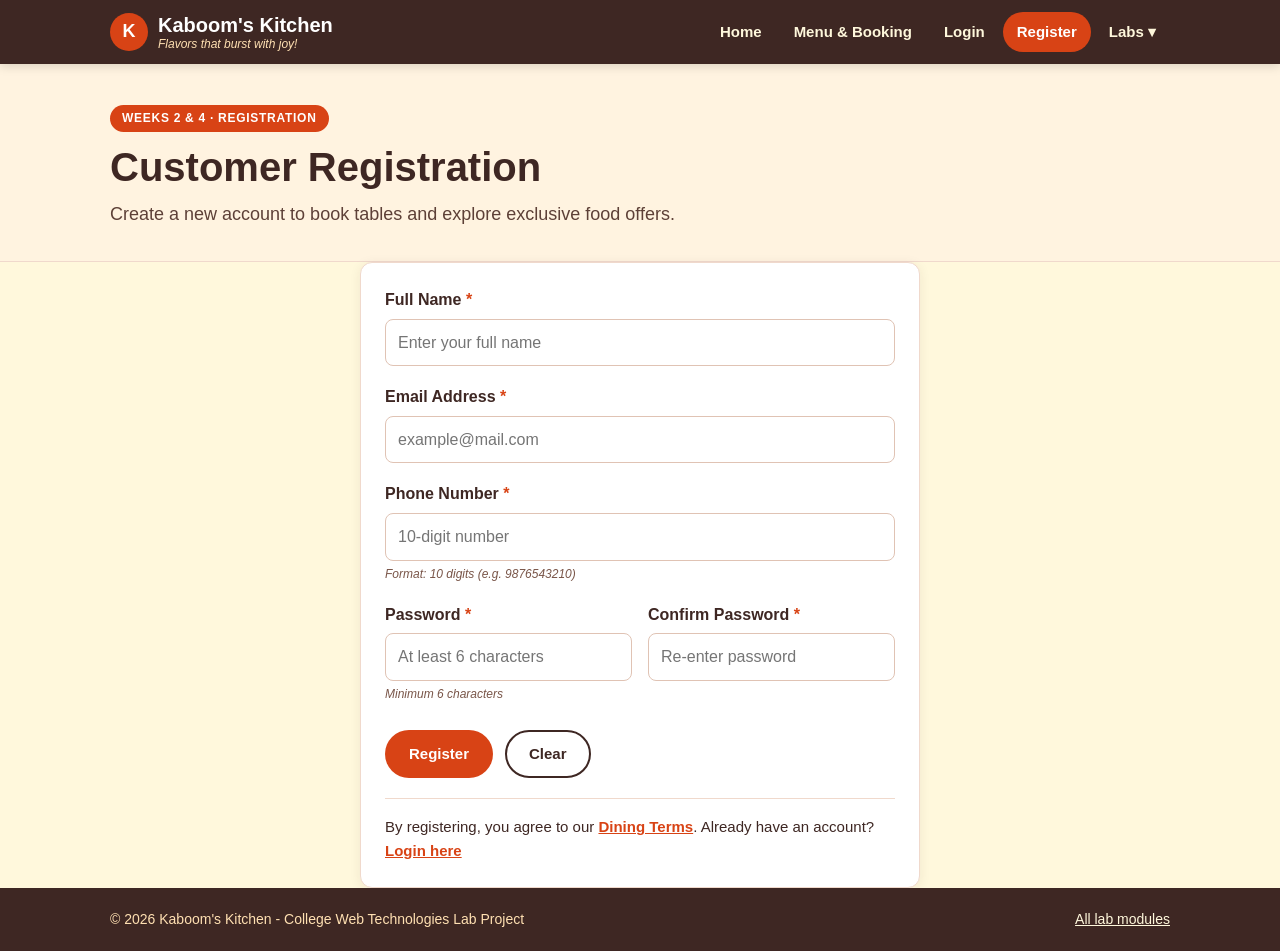
<file: register.html>
<!DOCTYPE html>
<html lang="en">
<head>
    <meta charset="UTF-8">
    <meta name="viewport" content="width=device-width, initial-scale=1.0">
    <title>Kaboom's Kitchen - Register</title>

    <!-- 1. External CSS: Linked from shared style.css -->
    <link rel="stylesheet" href="style.css">

    <!-- 2. Internal CSS: Page-specific styling for registration -->
    <style>
        /* Internal CSS demonstration */
        .helper-text {
            font-size: 12px;
            color: #795548;
            font-style: italic;
        }

        .required-mark {
            color: #D84315;
        }
    </style>
</head>
<body>
    <!-- Site Header: brand + navigation (same on every page) -->
    <header class="site-header">
        <div class="container">
            <a href="index.html" class="brand">
                <span class="brand-mark">K</span>
                <span>Kaboom's Kitchen<small>Flavors that burst with joy!</small></span>
            </a>
            <nav aria-label="Main navigation">
                <ul>
                    <li><a href="index.html">Home</a></li>
                    <li><a href="menu.html">Menu &amp; Booking</a></li>
                    <li><a href="login.html">Login</a></li>
                    <li><a href="register.html" class="active-link">Register</a></li>
                    <li>
                        <!-- Labs dropdown: <details> opens and closes without JavaScript -->
                        <details class="nav-labs">
                            <summary>Labs</summary>
                            <ul>
                                <li><a href="menu.xml"><span>W6</span>Menu XML + DTD</a></li>
                                <li><a href="fetch_text.html"><span>W8</span>Fetch Text</a></li>
                                <li><a href="fetch_data.html"><span>W9</span>Fetch JSON &amp; XML</a></li>
                                <li><a href="booking_post.html"><span>W10</span>POST Booking</a></li>
                                <li><a href="menu_ts_demo.html"><span>W11</span>TypeScript Demo</a></li>
                                <li><a href="angular_app.html"><span>W12–14</span>Angular SPA</a></li>
                            </ul>
                        </details>
                    </li>
                </ul>
            </nav>
        </div>
    </header>

    <section class="page-hero">
        <div class="container">
            <span class="badge">Weeks 2 &amp; 4 · Registration</span>
            <h1>Customer Registration</h1>
            <p class="lead">Create a new account to book tables and explore exclusive food offers.</p>
        </div>
    </section>

    <!-- Main Content Section: Registration Form -->
    <main class="container">
        <div class="card form-card">
            <!-- Week 2: HTML5 validation attributes. Week 4: JS validation runs onsubmit -->
            <form action="#" method="get" onsubmit="return validateRegistrationForm()">
                <!-- Full Name -->
                <div class="field">
                    <label for="fullname">Full Name <span class="required-mark">*</span></label>
                    <input type="text" id="fullname" name="fullname" placeholder="Enter your full name" required>
                </div>

                <!-- Email -->
                <div class="field">
                    <label for="email">Email Address <span class="required-mark">*</span></label>
                    <input type="email" id="email" name="email" placeholder="example@mail.com" required>
                </div>

                <!-- Phone Number -->
                <div class="field">
                    <label for="phone">Phone Number <span class="required-mark">*</span></label>
                    <input type="tel" id="phone" name="phone" placeholder="10-digit number" pattern="[0-9]{10}" title="Please enter a valid 10-digit phone number" required>
                    <div class="helper-text">Format: 10 digits (e.g. 9876543210)</div>
                </div>

                <!-- Password + Confirm Password side by side -->
                <div class="field-row">
                    <div class="field">
                        <label for="password">Password <span class="required-mark">*</span></label>
                        <input type="password" id="password" name="password" placeholder="At least 6 characters" minlength="6" required>
                        <div class="helper-text">Minimum 6 characters</div>
                    </div>
                    <div class="field">
                        <label for="confirmpassword">Confirm Password <span class="required-mark">*</span></label>
                        <input type="password" id="confirmpassword" name="confirmpassword" placeholder="Re-enter password" required>
                    </div>
                </div>

                <!-- Submit and Reset Buttons -->
                <div class="form-actions">
                    <input type="submit" value="Register" class="btn-submit">
                    <input type="reset" value="Clear" class="btn-reset">
                </div>
            </form>

            <!-- 3. Inline CSS demonstration: Direct styling on terms note -->
            <p class="form-footer">
                By registering, you agree to our <span style="color: #D84315; text-decoration: underline; font-weight: bold;">Dining Terms</span>.
                Already have an account? <a href="login.html" style="color: #D84315; font-weight: bold;">Login here</a>
            </p>
        </div>
    </main>

    <!-- Footer Section -->
    <footer class="site-footer">
        <div class="container">
            <p>&copy; 2026 Kaboom's Kitchen - College Web Technologies Lab Project</p>
            <p><a href="index.html#labs">All lab modules</a></p>
        </div>
    </footer>
    <!-- Week 4: External JavaScript validation script -->
    <script src="script.js"></script>
</body>
</html>
</file>
<file: style.css>
/* ========================================================
   Kaboom's Kitchen - Shared External Stylesheet (style.css)
   Week 3: External CSS Demonstration (linked by every page)
   Theme: Cream (#FFF8DC), Orange (#D84315), Dark Brown (#3E2723)
   ======================================================== */

/* 1. Design tokens: colours and sizes reused across the site */
:root {
    --cream: #FFF8DC;
    --tint: #FFF3E0;
    --peach: #FFE0B2;
    --orange: #D84315;
    --orange-dark: #BF360C;
    --brown: #3E2723;
    --brown-soft: #5D4037;
    --muted: #795548;
    --line: #F0D9CC;
    --white: #FFFFFF;
    --success: #2E7D32;
    --danger: #C62828;
    --radius: 12px;
    --shadow: 0 2px 12px rgba(62, 39, 35, 0.08);
    --max-width: 1100px;
}

/* Include padding and border in every element's width */
* {
    box-sizing: border-box;
}

/* Body: font, cream background, and a column layout that pins the footer to the bottom */
body {
    font-family: "Segoe UI", Roboto, Arial, sans-serif;
    background-color: #FFF8DC;
    color: var(--brown);
    margin: 0;
    line-height: 1.6;
    min-height: 100vh;
    display: flex;
    flex-direction: column;
}

/* Centred content column used by header, hero, main and footer */
.container {
    width: 100%;
    max-width: var(--max-width);
    margin: 0 auto;
    padding: 0 20px;
}

h1, h2, h3 {
    line-height: 1.25;
    color: var(--brown);
}

a {
    color: var(--orange);
}

code {
    font-family: Consolas, "Courier New", monospace;
    font-size: 0.92em;
    background-color: var(--tint);
    color: var(--orange-dark);
    padding: 1px 6px;
    border-radius: 4px;
}

/* ---------------- Site header + navigation ---------------- */
.site-header {
    position: sticky;
    top: 0;
    z-index: 10;
    background-color: var(--brown);
    box-shadow: 0 2px 10px rgba(0, 0, 0, 0.15);
}

.site-header .container {
    display: flex;
    align-items: center;
    justify-content: space-between;
    flex-wrap: wrap;
    gap: 12px;
    padding-top: 12px;
    padding-bottom: 12px;
}

/* Brand: round "K" logo + name + tagline */
.brand {
    display: flex;
    align-items: center;
    gap: 10px;
    color: var(--white);
    text-decoration: none;
    font-weight: 800;
    font-size: 20px;
    line-height: 1.2;
}

.brand small {
    display: block;
    font-size: 12px;
    font-weight: 400;
    font-style: italic;
    color: var(--peach);
}

.brand-mark {
    display: grid;
    place-items: center;
    width: 38px;
    height: 38px;
    border-radius: 50%;
    background-color: var(--orange);
    color: var(--white);
    font-size: 18px;
}

/* Navigation list laid out in a row */
nav ul {
    list-style: none;
    margin: 0;
    padding: 0;
    display: flex;
    flex-wrap: wrap;
    align-items: center;
    gap: 4px;
}

nav a,
.nav-labs summary {
    display: block;
    color: var(--cream);
    text-decoration: none;
    font-weight: 600;
    font-size: 15px;
    padding: 8px 14px;
    border-radius: 999px;
    cursor: pointer;
}

/* Pseudo-class: hover state */
nav a:hover,
.nav-labs summary:hover {
    background-color: var(--orange);
    color: var(--white);
}

/* Highlights the page you are on */
nav a.active-link,
.nav-labs summary.active-link {
    background-color: var(--orange);
    color: var(--white);
}

/* "Labs" dropdown built with <details>/<summary> - no JavaScript needed */
.nav-labs {
    position: relative;
}

.nav-labs summary {
    list-style: none;
}

.nav-labs summary::-webkit-details-marker {
    display: none;
}

.nav-labs summary::after {
    content: " \25BE";
}

.nav-labs ul {
    position: absolute;
    right: 0;
    top: calc(100% + 8px);
    display: block;
    min-width: 250px;
    padding: 8px;
    background-color: var(--white);
    border-radius: var(--radius);
    box-shadow: 0 8px 24px rgba(62, 39, 35, 0.2);
}

.nav-labs ul a {
    color: var(--brown);
    font-weight: 500;
    border-radius: 8px;
    padding: 8px 12px;
}

.nav-labs ul a:hover,
.nav-labs ul a.active-link {
    background-color: var(--tint);
    color: var(--orange);
}

.nav-labs ul a span {
    display: inline-block;
    min-width: 54px;
    font-size: 12px;
    font-weight: 700;
    color: var(--orange);
}

/* ---------------- Page hero (title band under the header) ---------------- */
.page-hero {
    background-color: var(--tint);
    border-bottom: 1px solid var(--line);
    padding: 40px 0 32px;
}

.page-hero h1 {
    margin: 10px 0 8px;
    font-size: clamp(28px, 4vw, 40px);
}

.page-hero .lead {
    margin: 0;
    max-width: 720px;
    font-size: 18px;
    color: var(--brown-soft);
}

/* Small pill label, e.g. "Week 5 · Catalogue" */
.badge {
    display: inline-block;
    background-color: var(--orange);
    color: var(--white);
    font-size: 12px;
    font-weight: 700;
    letter-spacing: 0.06em;
    text-transform: uppercase;
    padding: 4px 12px;
    border-radius: 999px;
}

/* ---------------- Main content ---------------- */
main {
    flex: 1;
    padding-top: 32px;
    padding-bottom: 48px;
}

.section {
    margin-bottom: 40px;
}

.section > h2 {
    margin: 0 0 6px;
    font-size: 26px;
}

.section-intro {
    margin: 0 0 18px;
    color: var(--muted);
}

/* White card used for panels and forms */
.card {
    background-color: var(--white);
    border: 1px solid var(--line);
    border-radius: var(--radius);
    box-shadow: var(--shadow);
    padding: 24px;
    margin-bottom: 24px;
}

.card > h2,
.card > h3 {
    margin-top: 0;
}

/* Responsive grid: as many 240px+ columns as fit */
.grid {
    display: grid;
    gap: 20px;
    grid-template-columns: repeat(auto-fit, minmax(240px, 1fr));
}

/* Cards inside a grid use the grid gap instead of their own margin */
.grid > .card {
    margin-bottom: 0;
}

/* Tinted information box */
.callout {
    background-color: var(--tint);
    border: 1px solid var(--peach);
    border-radius: var(--radius);
    padding: 14px 18px;
    margin: 0 0 20px;
    font-size: 15px;
}

/* ---------------- Tables ---------------- */
.table-wrap {
    overflow-x: auto;
    background-color: var(--white);
    border: 1px solid var(--line);
    border-radius: var(--radius);
    box-shadow: var(--shadow);
}

.content-box {
    width: 100%;
    border-collapse: collapse;
    background-color: var(--white);
}

.content-box th {
    background-color: var(--orange);
    color: var(--white);
    text-align: left;
    font-weight: 600;
    padding: 12px 16px;
}

.content-box td {
    padding: 12px 16px;
    border-top: 1px solid var(--line);
    vertical-align: top;
}

.content-box tr:nth-child(even) td {
    background-color: #FFFBF5;
}

/* ---------------- Forms ---------------- */
.form-card {
    max-width: 560px;
    margin: 0 auto;
}

/* One label + input pair */
.field {
    margin-bottom: 18px;
}

.field label {
    display: block;
    font-weight: 600;
    margin-bottom: 6px;
}

/* Two fields side by side (stacks on small screens) */
.field-row {
    display: grid;
    grid-template-columns: 1fr 1fr;
    gap: 16px;
}

/* Attribute selectors: style only these input types */
input[type="text"],
input[type="email"],
input[type="tel"],
input[type="password"],
input[type="date"],
input[type="time"],
input[type="number"],
select {
    width: 100%;
    padding: 10px 12px;
    font: inherit;
    color: var(--brown);
    background-color: var(--white);
    border: 1.5px solid #E0C3B4;
    border-radius: 8px;
}

input:focus,
select:focus {
    outline: none;
    border-color: var(--orange);
    box-shadow: 0 0 0 3px rgba(216, 67, 21, 0.18);
}

/* Red border once the user has typed something the HTML5 rules reject */
input:user-invalid {
    border-color: var(--danger);
    background-color: #FFF5F5;
}

.helper-text {
    font-size: 13px;
    color: var(--muted);
    margin-top: 4px;
}

.form-actions {
    display: flex;
    flex-wrap: wrap;
    gap: 12px;
    margin-top: 8px;
}

.form-footer {
    margin: 20px 0 0;
    padding-top: 16px;
    border-top: 1px solid var(--line);
    font-size: 15px;
}

/* ---------------- Buttons ---------------- */
.btn-submit,
.btn-reset {
    display: inline-flex;
    align-items: center;
    justify-content: center;
    gap: 6px;
    font: inherit;
    font-size: 15px;
    font-weight: 700;
    padding: 10px 22px;
    border-radius: 999px;
    border: 2px solid transparent;
    cursor: pointer;
    text-decoration: none;
}

.btn-submit {
    background-color: var(--orange);
    color: var(--white);
}

.btn-submit:hover {
    background-color: var(--orange-dark);
}

.btn-reset {
    background-color: transparent;
    color: var(--brown);
    border-color: var(--brown);
}

.btn-reset:hover {
    background-color: var(--brown);
    color: var(--white);
}

.btn-submit:disabled,
.btn-submit[disabled] {
    opacity: 0.45;
    cursor: not-allowed;
}

/* ---------------- Output panels (Fetch / TypeScript demos) ---------------- */
.output-box {
    margin-top: 16px;
    min-height: 90px;
    padding: 16px;
    background-color: #FFFDF8;
    border: 1.5px dashed var(--orange);
    border-radius: var(--radius);
    font-family: Consolas, "Courier New", monospace;
    font-size: 14px;
    white-space: pre-line;
}

/* ---------------- Footer ---------------- */
.site-footer {
    background-color: var(--brown);
    color: var(--peach);
    font-size: 14px;
    padding: 20px 0;
}

.site-footer .container {
    display: flex;
    flex-wrap: wrap;
    justify-content: space-between;
    gap: 8px;
}

.site-footer p {
    margin: 0;
}

.site-footer a {
    color: var(--cream);
}

/* ---------------- Small screens ---------------- */
@media (max-width: 720px) {
    .site-header {
        position: static;
    }

    nav a,
    .nav-labs summary {
        padding: 6px 10px;
        font-size: 14px;
    }

    .nav-labs ul {
        right: auto;
        left: 0;
    }

    .page-hero {
        padding: 28px 0 24px;
    }

    .card {
        padding: 18px;
    }

    .field-row {
        grid-template-columns: 1fr;
        gap: 0;
    }
}
</file>
